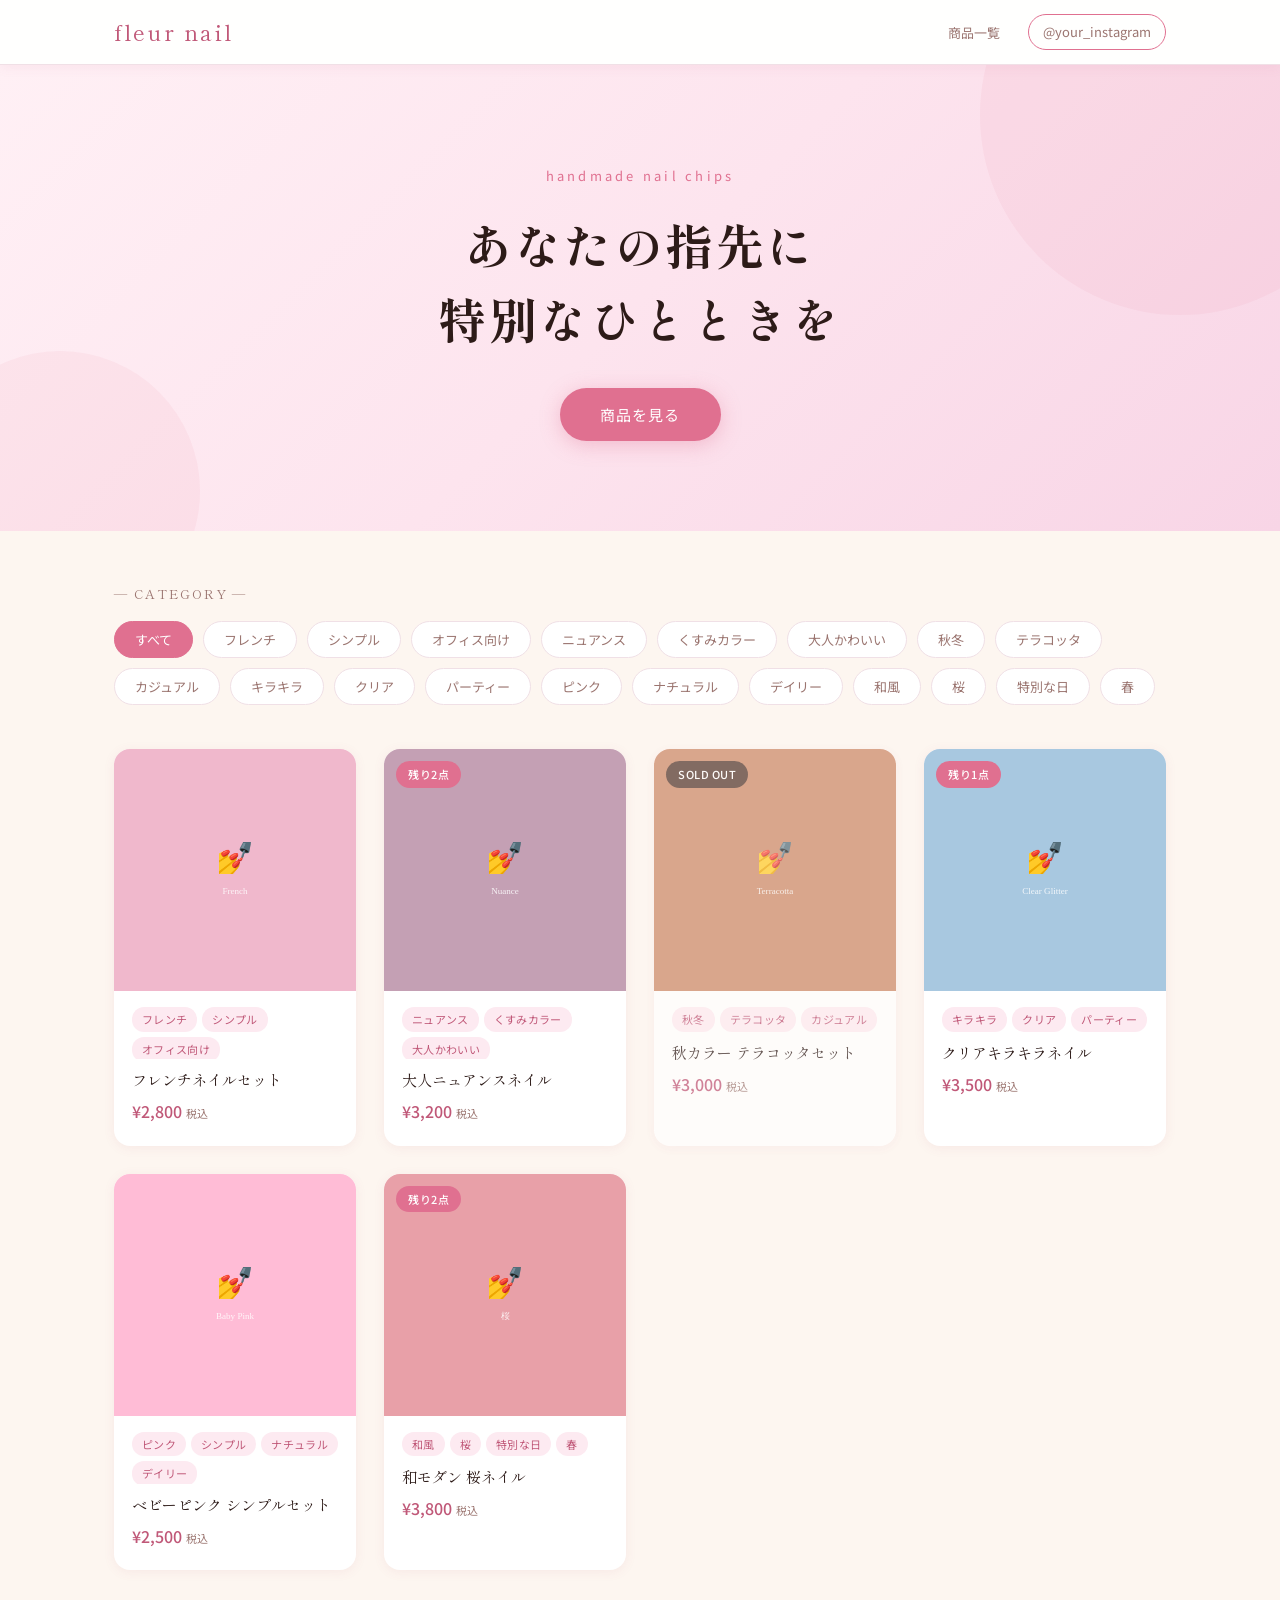
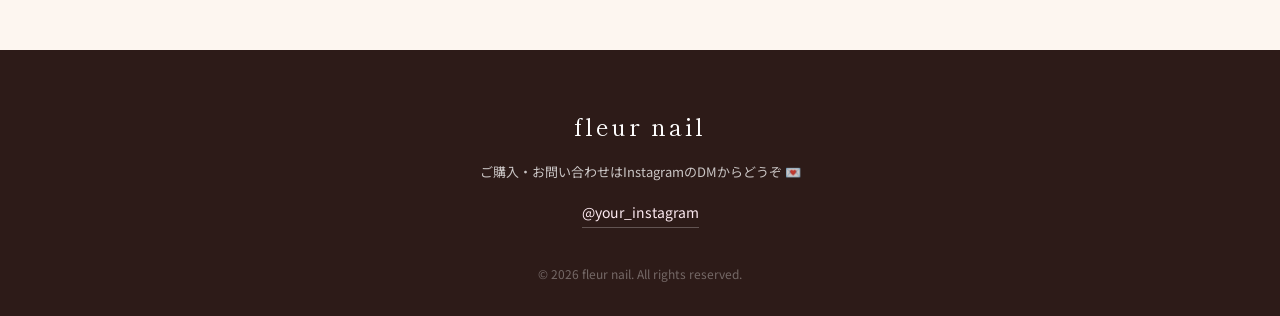
<file: index.html>
<!DOCTYPE html>
<html lang="ja">
<head>
  <meta charset="UTF-8">
  <meta name="viewport" content="width=device-width, initial-scale=1.0">
  <title>fleur nail | ハンドメイドネイルチップ</title>
  <link rel="preconnect" href="https://fonts.googleapis.com">
  <link rel="preconnect" href="https://fonts.gstatic.com" crossorigin>
  <link href="https://fonts.googleapis.com/css2?family=Shippori+Mincho:wght@400;600&family=Noto+Sans+JP:wght@300;400;500&display=swap" rel="stylesheet">
  <link rel="stylesheet" href="style.css">
</head>
<body>

  <!-- ヘッダー -->
  <header class="site-header">
    <div class="header-inner">
      <a href="index.html" class="logo shop-name">fleur nail</a>
      <nav class="header-nav">
        <span class="nav-links">
          <a href="#products">商品一覧</a>
        </span>
        <a href="https://www.instagram.com/" class="header-ig ig-link" target="_blank" rel="noopener noreferrer">
          &#x1F4F7; Instagram
        </a>
      </nav>
    </div>
  </header>

  <!-- ヒーロー -->
  <section class="hero">
    <p class="hero-sub" id="heroSub">handmade nail chips</p>
    <h1 class="hero-title" id="heroTitle">あなたの指先に<br>特別なひとときを</h1>
    <a href="#products" class="hero-btn">商品を見る</a>
  </section>

  <!-- タグフィルター -->
  <section class="filter-section" id="products">
    <div class="container">
      <p class="filter-label">— CATEGORY —</p>
      <div class="tag-filter" id="tagFilter">
        <!-- index.js が動的に生成します -->
      </div>
    </div>
  </section>

  <!-- 商品グリッド -->
  <section class="products-section">
    <div class="container">
      <div class="product-grid" id="productGrid">
        <!-- index.js が動的に生成します -->
      </div>
      <p class="empty-message" id="emptyMessage" style="display:none;">
        この条件の商品はありません
      </p>
    </div>
  </section>

  <!-- フッター -->
  <footer class="site-footer">
    <p class="footer-logo shop-name">fleur nail</p>
    <p class="footer-desc">ご購入・お問い合わせはInstagramのDMからどうぞ &#x1F48C;</p>
    <a href="https://www.instagram.com/" class="footer-ig ig-link" target="_blank" rel="noopener noreferrer">
      @your_instagram
    </a>
    <p class="footer-copy">&copy; 2026 fleur nail. All rights reserved.</p>
  </footer>

  <script src="js/store.js"></script>
  <script src="js/index.js"></script>
</body>
</html>
</file>
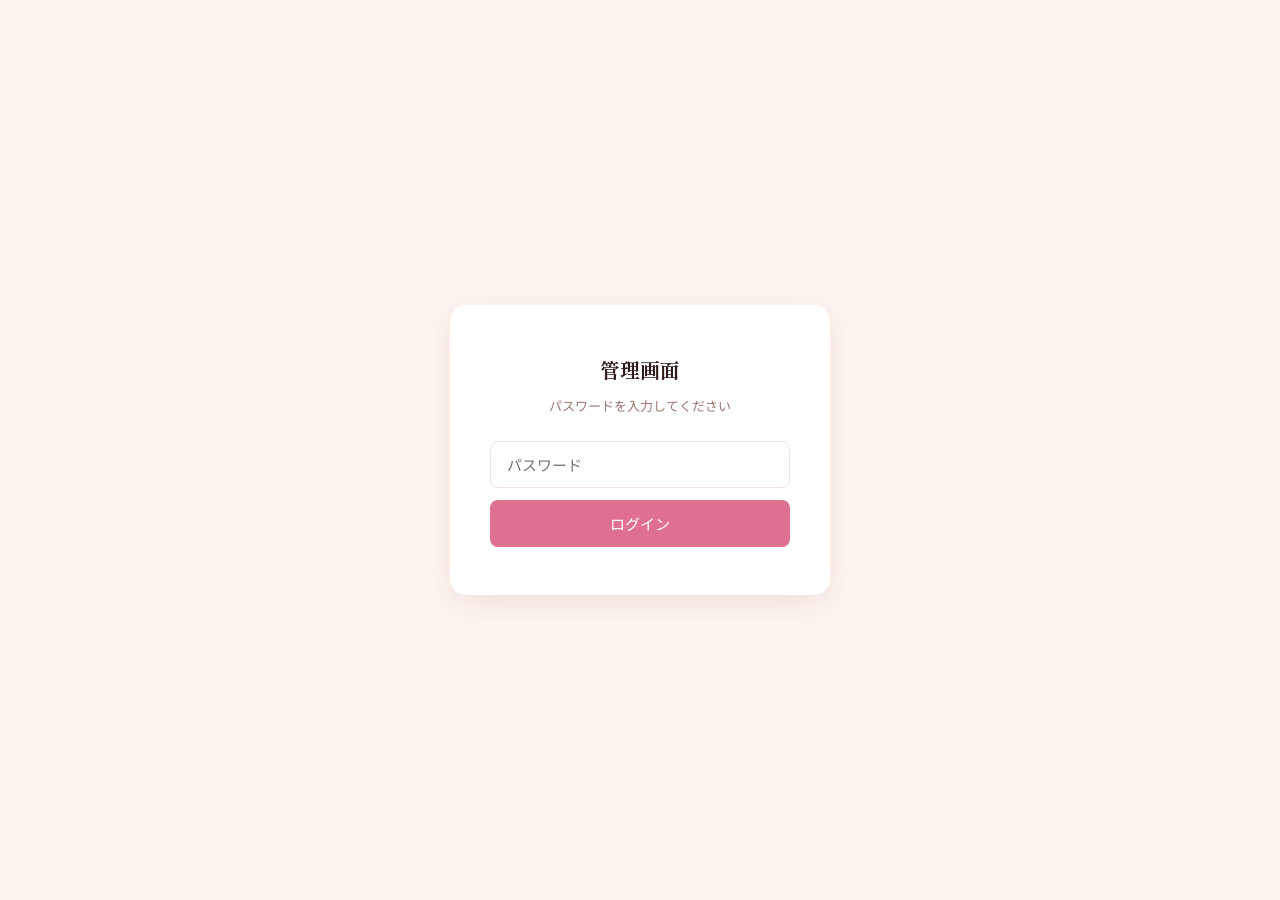
<file: admin.html>
<!DOCTYPE html>
<html lang="ja">
<head>
  <meta charset="UTF-8">
  <meta name="viewport" content="width=device-width, initial-scale=1.0">
  <title>管理画面 | fleur nail</title>
  <link rel="preconnect" href="https://fonts.googleapis.com">
  <link rel="preconnect" href="https://fonts.gstatic.com" crossorigin>
  <link href="https://fonts.googleapis.com/css2?family=Shippori+Mincho:wght@400;600&family=Noto+Sans+JP:wght@300;400;500&display=swap" rel="stylesheet">
  <link rel="stylesheet" href="style.css">
</head>
<body>

  <!-- パスワード認証画面 -->
  <div class="password-overlay" id="passwordOverlay" style="display:none;">
    <div class="password-box">
      <h2>管理画面</h2>
      <p>パスワードを入力してください</p>
      <form id="passwordForm">
        <input type="password" id="passwordInput" placeholder="パスワード" autocomplete="current-password">
        <p class="pw-error" id="passwordError">パスワードが違います</p>
        <button type="submit">ログイン</button>
      </form>
    </div>
  </div>

  <!-- 管理画面ヘッダー -->
  <header class="admin-header">
    <div class="admin-header-inner">
      <span class="admin-logo">fleur nail — 管理画面</span>
      <a href="index.html" target="_blank">サイトを確認 ↗</a>
    </div>
  </header>

  <!-- 管理画面 本体 -->
  <main class="admin-body">

    <!-- タブ -->
    <div class="tabs">
      <button class="tab-btn active" data-tab="tab-products">商品管理</button>
      <button class="tab-btn" data-tab="tab-tags">タグ管理</button>
      <button class="tab-btn" data-tab="tab-settings">ショップ設定</button>
    </div>

    <!-- ── タブ1: 商品管理 ── -->
    <div class="tab-content active" id="tab-products">
      <button class="add-btn" id="addNewBtn">
        ＋ 新しく出品する
      </button>
      <div id="productList">
        <!-- admin.js が動的に生成します -->
      </div>
    </div>

    <!-- ── タブ2: タグ管理 ── -->
    <div class="tab-content" id="tab-tags">
      <div class="settings-form">
        <h3>タグ管理</h3>
        <p style="font-size:13px; color:var(--text-sub); margin-bottom:20px;">
          タグを削除すると、そのタグを持つすべての商品からも取り除かれます。
        </p>

        <div class="tag-add-row">
          <input type="text" id="newTagName" placeholder="新しいタグ名を入力">
          <button type="button" id="addTagBtn" class="btn-save">追加</button>
        </div>

        <div class="tag-master-list" id="tagMasterList">
          <!-- admin.js が動的に生成します -->
        </div>
      </div>
    </div>

    <!-- ── タブ3: ショップ設定 ── -->
    <div class="tab-content" id="tab-settings">
      <div class="settings-form">
        <h3>ショップ設定</h3>
        <form id="settingsForm">

          <div class="form-group">
            <label>ショップ名</label>
            <input type="text" id="settingShopName" placeholder="fleur nail">
          </div>

          <div class="form-group">
            <label>InstagramのID（@なし）</label>
            <input type="text" id="settingIg" placeholder="your_instagram">
            <p class="settings-hint">例：nail_hanako_official （@はつけない）</p>
          </div>

          <div class="form-group">
            <label>トップページのキャッチコピー（改行は\nで入力）</label>
            <input type="text" id="settingHeroTitle" placeholder="あなたの指先に\n特別なひとときを">
          </div>

          <div class="form-group">
            <label>サブテキスト（英語の小さい文字）</label>
            <input type="text" id="settingHeroSub" placeholder="handmade nail chips">
          </div>

          <button type="submit" class="btn-save">設定を保存する</button>
        </form>
      </div>
    </div>

  </main>

  <!-- 出品・編集フォーム（モーダル） -->
  <div class="form-overlay" id="formOverlay">
    <div class="form-box">
      <h3 id="formTitle">新しく出品する</h3>

      <form id="productForm">

        <div class="form-group">
          <label>商品名 <span style="color:#E07090">*必須</span></label>
          <input type="text" id="fieldName" placeholder="例：フレンチネイルセット" required>
        </div>

        <div class="form-group">
          <label>価格（税込・円） <span style="color:#E07090">*必須</span></label>
          <input type="number" id="fieldPrice" placeholder="例：2800" min="0" required>
        </div>

        <div class="form-group">
          <label>在庫数 <span style="color:#E07090">*必須</span></label>
          <input type="number" id="fieldStock" placeholder="例：3" min="0" required>
          <p class="settings-hint">0にするとSOLD OUTと表示されます</p>
        </div>

        <div class="form-group">
          <label>タグ</label>
          <div class="tag-check-group" id="tagCheckGroup">
            <!-- admin.js が動的に生成します -->
          </div>
          <div class="new-tag-inline">
            <input type="text" id="newTagInForm" placeholder="新しいタグを入力して追加">
            <button type="button" id="addTagInFormBtn">＋ 追加</button>
          </div>
          <p class="settings-hint">タグ管理タブで一覧を編集できます</p>
        </div>

        <div class="form-group">
          <label>サイズ（複数選択可）</label>
          <div class="size-check-group">
            <label class="size-check-label"><input type="checkbox" class="size-check" value="XS"> XS</label>
            <label class="size-check-label"><input type="checkbox" class="size-check" value="S"> S</label>
            <label class="size-check-label"><input type="checkbox" class="size-check" value="M"> M</label>
            <label class="size-check-label"><input type="checkbox" class="size-check" value="L"> L</label>
            <label class="size-check-label"><input type="checkbox" class="size-check" value="LL"> LL</label>
            <label class="size-check-label"><input type="checkbox" class="size-check" value="フリー"> フリー</label>
            <label class="size-check-label"><input type="checkbox" class="size-check" value="オーダー"> オーダー</label>
          </div>
        </div>

        <div class="form-group">
          <label>商品説明</label>
          <textarea id="fieldDesc" placeholder="商品の説明を入力してください。&#10;改行もそのまま使えます。"></textarea>
        </div>

        <div class="form-group">
          <label>商品画像</label>
          <div class="image-upload-area">
            <label class="upload-btn" for="imageUpload">&#x1F4F7; 画像を選ぶ（複数可）</label>
            <input type="file" id="imageUpload" accept="image/*" multiple style="display:none;">
            <p class="settings-hint" style="margin-bottom:0;">1枚目がメイン画像になります。JPG・PNG・WebP対応。</p>
            <div class="image-preview-area" id="imagePreviewArea">
              <p class="upload-hint">画像をアップロードしてください（複数可）</p>
            </div>
          </div>
        </div>

        <div class="form-actions">
          <button type="submit" class="btn-primary">保存する</button>
          <button type="button" class="btn-secondary" id="cancelBtn">キャンセル</button>
        </div>

      </form>
    </div>
  </div>

  <!-- トースト通知 -->
  <div class="toast" id="toast"></div>

  <script src="js/store.js"></script>
  <script src="js/admin.js"></script>
</body>
</html>
</file>
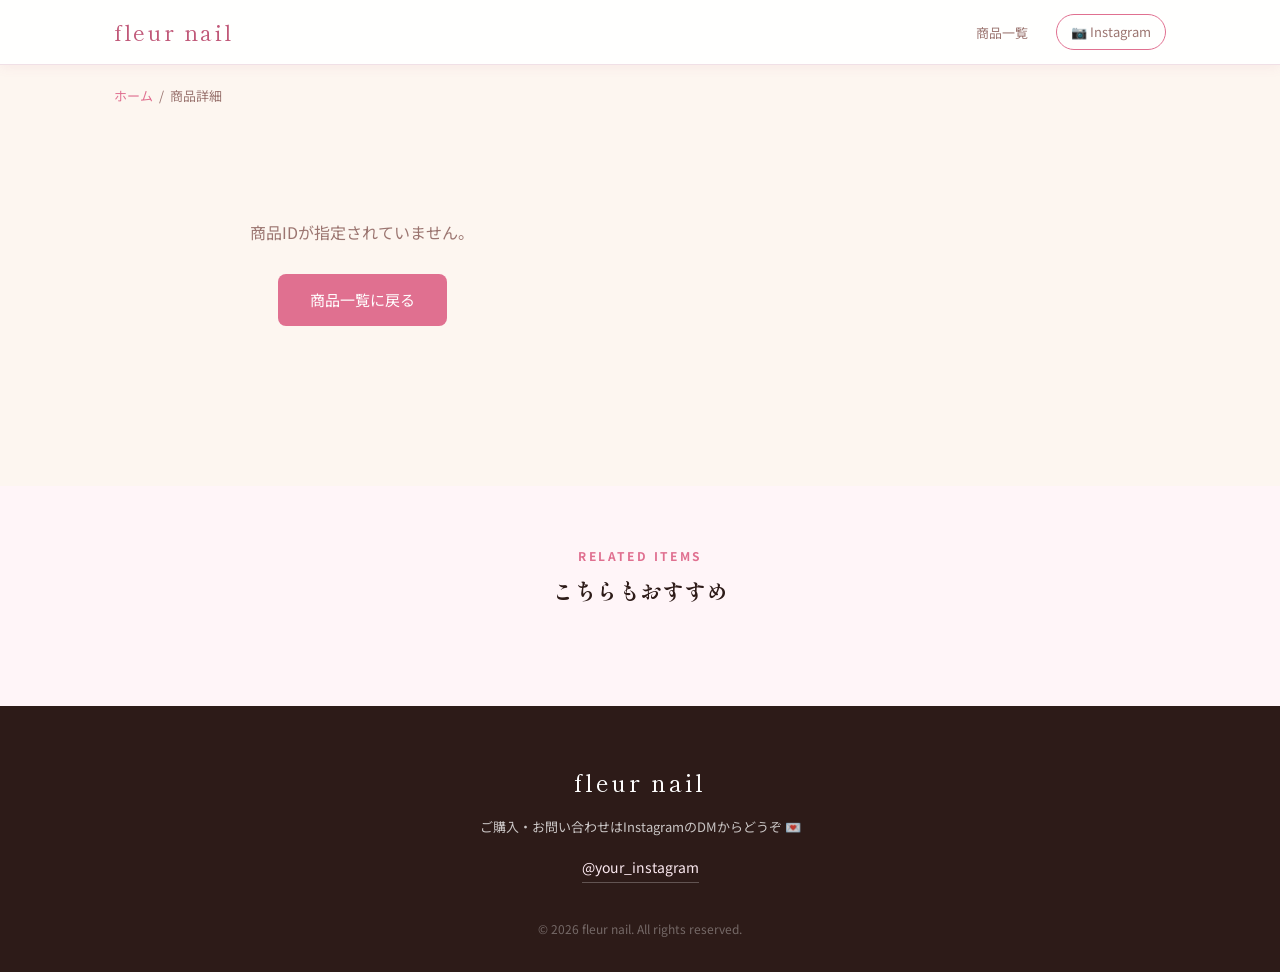
<file: product.html>
<!DOCTYPE html>
<html lang="ja">
<head>
  <meta charset="UTF-8">
  <meta name="viewport" content="width=device-width, initial-scale=1.0">
  <title>商品詳細 | fleur nail</title>
  <link rel="preconnect" href="https://fonts.googleapis.com">
  <link rel="preconnect" href="https://fonts.gstatic.com" crossorigin>
  <link href="https://fonts.googleapis.com/css2?family=Shippori+Mincho:wght@400;600&family=Noto+Sans+JP:wght@300;400;500&display=swap" rel="stylesheet">
  <link rel="stylesheet" href="style.css">
</head>
<body>

  <!-- ヘッダー -->
  <header class="site-header">
    <div class="header-inner">
      <a href="index.html" class="logo shop-name">fleur nail</a>
      <nav class="header-nav">
        <span class="nav-links">
          <a href="index.html#products">商品一覧</a>
        </span>
        <a href="https://www.instagram.com/" class="header-ig ig-link" target="_blank" rel="noopener noreferrer">
          &#x1F4F7; Instagram
        </a>
      </nav>
    </div>
  </header>

  <!-- パンくずリスト -->
  <nav class="breadcrumb container">
    <a href="index.html">ホーム</a> &nbsp;/&nbsp; <span id="productName">商品詳細</span>
  </nav>

  <!-- 商品詳細 -->
  <main class="detail-wrap">

    <!-- 左：画像エリア -->
    <div class="detail-images">
      <div class="main-image-wrap">
        <img id="mainImage" src="" alt="商品画像">
      </div>
      <div class="thumbnails" id="thumbnails">
        <!-- product.js が動的に生成します -->
      </div>
    </div>

    <!-- 右：情報エリア -->
    <div class="detail-info">
      <div class="detail-tags" id="productTags">
        <!-- product.js が動的に生成します -->
      </div>

      <h1 class="detail-name" id="productName">読み込み中...</h1>
      <p class="detail-price" id="productPrice"></p>
      <div id="stockStatus"></div>

      <hr class="divider">

      <p class="detail-desc" id="productDesc"></p>

      <!-- サイズ選択 -->
      <div id="sizeWrap">
        <p class="size-label">サイズを選択</p>
        <div class="size-options" id="sizeOptions">
          <!-- product.js が動的に生成します -->
        </div>
      </div>

      <!-- Instagramお問い合わせボタン -->
      <a class="btn-dm" id="dmButton" href="#" target="_blank" rel="noopener noreferrer">
        Instagramでお問い合わせ &#x1F48C;
      </a>
      <p class="note-text">InstagramのDMにてサイズ・在庫確認後にご注文いただけます</p>
    </div>

  </main>

  <!-- 関連商品 -->
  <section class="related-section" id="relatedSection">
    <div class="container">
      <h2 class="section-title">
        <span>RELATED ITEMS</span>
        こちらもおすすめ
      </h2>
      <div class="product-grid" id="relatedGrid">
        <!-- product.js が動的に生成します -->
      </div>
    </div>
  </section>

  <!-- フッター -->
  <footer class="site-footer">
    <p class="footer-logo shop-name">fleur nail</p>
    <p class="footer-desc">ご購入・お問い合わせはInstagramのDMからどうぞ &#x1F48C;</p>
    <a href="https://www.instagram.com/" class="footer-ig ig-link" target="_blank" rel="noopener noreferrer">
      @your_instagram
    </a>
    <p class="footer-copy">&copy; 2026 fleur nail. All rights reserved.</p>
  </footer>

  <script src="js/store.js"></script>
  <script src="js/product.js"></script>
</body>
</html>
</file>
<file: style.css>
/* ============================================
   style.css - fleur nail
   ============================================ */

/* ── CSS変数（色・フォント・サイズなど） ── */
:root {
  --bg: #FDF6F0;
  --white: #FFFFFF;
  --rose: #E07090;
  --rose-dark: #C05878;
  --rose-light: #FDEAF1;
  --rose-pale: #FFF5F8;
  --text: #2D1B18;
  --text-sub: #9B7570;
  --border: #F0E0E6;
  --shadow-sm: 0 2px 12px rgba(180, 80, 110, 0.08);
  --shadow-md: 0 8px 32px rgba(180, 80, 110, 0.14);
  --radius: 16px;
  --radius-sm: 8px;
  --transition: 0.22s ease;
  --font-serif: 'Shippori Mincho', 'ヒラギノ明朝 ProN', serif;
  --font-sans: 'Noto Sans JP', 'ヒラギノ角ゴ ProN', sans-serif;
}

/* ── リセット ── */
*, *::before, *::after { box-sizing: border-box; margin: 0; padding: 0; }
html { scroll-behavior: smooth; }
body { font-family: var(--font-sans); background: var(--bg); color: var(--text); line-height: 1.7; font-size: 15px; }
a { color: inherit; text-decoration: none; }
img { display: block; width: 100%; height: 100%; object-fit: cover; }
button { cursor: pointer; font-family: inherit; }

/* ── コンテナ ── */
.container { max-width: 1100px; margin: 0 auto; padding: 0 24px; }

/* ============================================
   ヘッダー
   ============================================ */
.site-header {
  position: sticky; top: 0; z-index: 100;
  background: rgba(255,255,255,0.92);
  backdrop-filter: blur(8px);
  border-bottom: 1px solid var(--border);
  box-shadow: var(--shadow-sm);
}
.header-inner {
  display: flex; align-items: center; justify-content: space-between;
  max-width: 1100px; margin: 0 auto; padding: 0 24px; height: 64px;
}
.logo {
  font-family: var(--font-serif); font-size: 22px; letter-spacing: 0.1em;
  color: var(--rose-dark);
}
.header-nav { display: flex; align-items: center; gap: 28px; }
.header-nav a { font-size: 13px; color: var(--text-sub); transition: color var(--transition); }
.header-nav a:hover { color: var(--rose); }
.header-ig {
  display: flex; align-items: center; gap: 6px;
  font-size: 13px; color: var(--rose); border: 1px solid var(--rose);
  padding: 6px 14px; border-radius: 20px; transition: all var(--transition);
}
.header-ig:hover { background: var(--rose); color: var(--white); }

/* ============================================
   ヒーローセクション
   ============================================ */
.hero {
  background: linear-gradient(135deg, #FFF0F5 0%, #FDE4EE 50%, #F8D5E6 100%);
  padding: 100px 24px 90px;
  text-align: center;
  position: relative; overflow: hidden;
}
/* 装飾用の円 */
.hero::before, .hero::after {
  content: ''; position: absolute; border-radius: 50%;
  background: rgba(224, 112, 144, 0.08);
}
.hero::before { width: 400px; height: 400px; top: -150px; right: -100px; }
.hero::after  { width: 280px; height: 280px; bottom: -100px; left: -80px; }

.hero-sub { font-size: 13px; letter-spacing: 0.25em; color: var(--rose); margin-bottom: 20px; text-transform: lowercase; }
.hero-title {
  font-family: var(--font-serif); font-size: clamp(28px, 5vw, 48px);
  line-height: 1.55; color: var(--text); margin-bottom: 32px; letter-spacing: 0.05em;
}
.hero-btn {
  display: inline-block; background: var(--rose); color: var(--white);
  padding: 14px 40px; border-radius: 40px; font-size: 15px; letter-spacing: 0.08em;
  transition: all var(--transition); box-shadow: 0 4px 20px rgba(224,112,144,0.35);
}
.hero-btn:hover { background: var(--rose-dark); transform: translateY(-2px); box-shadow: 0 8px 28px rgba(192,88,120,0.4); }

/* ============================================
   タグフィルター
   ============================================ */
.filter-section { padding: 52px 24px 20px; }
.filter-label { font-family: var(--font-serif); font-size: 13px; color: var(--text-sub); margin-bottom: 16px; letter-spacing: 0.15em; }
.tag-filter { display: flex; flex-wrap: wrap; gap: 10px; }
.tag-btn {
  padding: 8px 20px; border-radius: 20px;
  border: 1.5px solid var(--border); background: var(--white);
  font-size: 13px; color: var(--text-sub); transition: all var(--transition);
}
.tag-btn:hover { border-color: var(--rose); color: var(--rose); }
.tag-btn.active { background: var(--rose); border-color: var(--rose); color: var(--white); }

/* ============================================
   商品グリッド
   ============================================ */
.products-section { padding: 24px 24px 80px; }
.product-grid {
  display: grid;
  grid-template-columns: repeat(auto-fill, minmax(240px, 1fr));
  gap: 28px;
}

/* ── 商品カード ── */
.product-card {
  display: block; background: var(--white); border-radius: var(--radius);
  overflow: hidden; transition: transform var(--transition), box-shadow var(--transition);
  box-shadow: var(--shadow-sm);
}
.product-card:hover { transform: translateY(-5px); box-shadow: var(--shadow-md); }
.product-card.is-sold-out { opacity: 0.72; }

.card-image { position: relative; aspect-ratio: 1; overflow: hidden; background: var(--rose-pale); }
.card-image img { transition: transform 0.35s ease; }
.product-card:hover .card-image img { transform: scale(1.04); }

.no-image { display: flex; align-items: center; justify-content: center; height: 100%; font-size: 48px; }

/* バッジ（SOLD OUT / 残りわずか） */
.badge { position: absolute; top: 12px; left: 12px; padding: 4px 12px; border-radius: 20px; font-size: 11px; font-weight: 500; letter-spacing: 0.05em; }
.sold-out-badge { background: rgba(45, 27, 24, 0.75); color: var(--white); }
.low-stock-badge { background: var(--rose); color: var(--white); }

.card-body { padding: 16px 18px 20px; }
.card-tags { display: flex; flex-wrap: wrap; gap: 5px; margin-bottom: 10px; overflow: hidden; max-height: 52px; }
.tag-chip {
  display: inline-block; padding: 3px 10px; border-radius: 12px;
  background: var(--rose-light); color: var(--rose-dark);
  font-size: 11px; letter-spacing: 0.03em; white-space: nowrap;
}
.tag-chip.clickable:hover { background: var(--rose); color: var(--white); cursor: pointer; }
.card-name { font-family: var(--font-serif); font-size: 15px; margin-bottom: 8px; line-height: 1.4; }
.card-price { font-size: 16px; font-weight: 500; color: var(--rose-dark); }
.tax { font-size: 11px; color: var(--text-sub); font-weight: 400; }

/* 空メッセージ */
.empty-message { text-align: center; padding: 60px 0; color: var(--text-sub); font-size: 15px; }

/* ============================================
   商品詳細ページ
   ============================================ */
.breadcrumb { padding: 20px 24px 0; max-width: 1100px; margin: 0 auto; font-size: 13px; color: var(--text-sub); }
.breadcrumb a { color: var(--rose); }
.breadcrumb a:hover { text-decoration: underline; }

.detail-wrap {
  max-width: 1100px; margin: 0 auto; padding: 32px 24px 80px;
  display: grid; grid-template-columns: 1fr 1fr; gap: 60px; align-items: start;
}

/* 画像エリア */
.detail-images {}
.main-image-wrap { aspect-ratio: 1; border-radius: var(--radius); overflow: hidden; background: var(--rose-pale); }
.main-image-wrap img { width: 100%; height: 100%; object-fit: cover; }
.thumbnails { display: flex; gap: 10px; margin-top: 14px; }
.thumb { width: 72px; height: 72px; border-radius: 10px; overflow: hidden; cursor: pointer; border: 2.5px solid transparent; flex-shrink: 0; }
.thumb img { width: 100%; height: 100%; object-fit: cover; }
.thumb.active { border-color: var(--rose); }
.thumb:hover { border-color: var(--rose-dark); }

/* 詳細情報エリア */
.detail-info { position: sticky; top: 90px; }
.detail-tags { display: flex; flex-wrap: wrap; gap: 7px; margin-bottom: 18px; }
.detail-name { font-family: var(--font-serif); font-size: clamp(22px, 3vw, 30px); line-height: 1.4; margin-bottom: 16px; }
.detail-price { font-size: 24px; font-weight: 500; color: var(--rose-dark); margin-bottom: 12px; }
.stock-label { display: inline-block; padding: 4px 14px; border-radius: 20px; font-size: 13px; margin-bottom: 20px; }
.stock-label.in-stock  { background: #E8F5E9; color: #388E3C; }
.stock-label.low-stock { background: var(--rose-light); color: var(--rose-dark); }
.stock-label.sold-out  { background: #F5F5F5; color: #9E9E9E; }

.divider { border: none; border-top: 1px solid var(--border); margin: 24px 0; }

.detail-desc { font-size: 14px; line-height: 1.9; color: var(--text-sub); margin-bottom: 28px; }

.size-label { font-size: 13px; color: var(--text-sub); margin-bottom: 12px; }
.size-options { display: flex; flex-wrap: wrap; gap: 10px; margin-bottom: 32px; }
.size-btn {
  min-width: 52px; padding: 8px 14px; border-radius: var(--radius-sm);
  border: 1.5px solid var(--border); background: var(--white);
  font-size: 14px; color: var(--text); transition: all var(--transition);
}
.size-btn:hover { border-color: var(--rose); color: var(--rose); }
.size-btn.selected { background: var(--rose); border-color: var(--rose); color: var(--white); }

/* Instagramお問い合わせボタン */
.btn-dm {
  display: flex; align-items: center; justify-content: center;
  width: 100%; padding: 16px; border-radius: 40px;
  background: linear-gradient(135deg, #f09433, #e6683c, #dc2743, #cc2366, #bc1888);
  color: var(--white); font-size: 15px; letter-spacing: 0.06em;
  transition: opacity var(--transition), transform var(--transition);
  box-shadow: 0 4px 20px rgba(220, 39, 67, 0.3);
}
.btn-dm:hover { opacity: 0.88; transform: translateY(-2px); }
.btn-dm.disabled { background: #ccc; box-shadow: none; cursor: not-allowed; pointer-events: none; }

.note-text { font-size: 12px; color: var(--text-sub); text-align: center; margin-top: 12px; }

/* 関連商品 */
.related-section { background: var(--rose-pale); padding: 60px 24px; }
.section-title { font-family: var(--font-serif); font-size: 22px; text-align: center; margin-bottom: 36px; }
.section-title span { display: block; font-size: 12px; letter-spacing: 0.2em; color: var(--rose); margin-bottom: 6px; font-family: var(--font-sans); }

/* エラー */
.error-box { text-align: center; padding: 80px 24px; color: var(--text-sub); }
.error-box p { margin-bottom: 28px; font-size: 16px; }

/* ============================================
   管理画面
   ============================================ */
.admin-header { background: var(--white); padding: 0 24px; border-bottom: 1px solid var(--border); }
.admin-header-inner { display: flex; align-items: center; justify-content: space-between; height: 60px; max-width: 900px; margin: 0 auto; }
.admin-logo { font-family: var(--font-serif); color: var(--rose-dark); font-size: 18px; }
.admin-header a { font-size: 13px; color: var(--rose); }

.admin-body { max-width: 900px; margin: 0 auto; padding: 32px 24px 80px; }

/* タブ */
.tabs { display: flex; gap: 0; border-bottom: 2px solid var(--border); margin-bottom: 32px; }
.tab-btn {
  padding: 12px 24px; background: none; border: none;
  font-size: 14px; color: var(--text-sub); border-bottom: 2px solid transparent; margin-bottom: -2px;
  transition: all var(--transition);
}
.tab-btn.active { color: var(--rose); border-bottom-color: var(--rose); font-weight: 500; }
.tab-content { display: none; }
.tab-content.active { display: block; }

/* 出品ボタン */
.add-btn {
  display: flex; align-items: center; gap: 8px;
  background: var(--rose); color: var(--white);
  border: none; padding: 12px 24px; border-radius: 8px;
  font-size: 14px; margin-bottom: 24px; transition: background var(--transition);
}
.add-btn:hover { background: var(--rose-dark); }

/* 商品行 */
.admin-product-row {
  display: flex; align-items: center; gap: 18px;
  background: var(--white); border-radius: var(--radius-sm);
  padding: 16px; margin-bottom: 12px; box-shadow: var(--shadow-sm);
}
.admin-thumb { width: 72px; height: 72px; border-radius: 10px; overflow: hidden; flex-shrink: 0; background: var(--rose-pale); }
.admin-thumb img { width: 100%; height: 100%; object-fit: cover; }
.no-image-sm { display: flex; align-items: center; justify-content: center; height: 100%; font-size: 28px; }
.admin-info { flex: 1; min-width: 0; }
.admin-product-name { font-family: var(--font-serif); font-size: 15px; margin-bottom: 4px; }
.admin-product-meta { font-size: 13px; color: var(--text-sub); margin-bottom: 6px; }
.admin-tags { display: flex; flex-wrap: wrap; gap: 5px; }
.admin-actions { display: flex; flex-direction: column; gap: 8px; flex-shrink: 0; }
.btn-edit, .btn-delete {
  padding: 7px 16px; border-radius: 6px; border: none; font-size: 13px; transition: all var(--transition);
}
.btn-edit   { background: var(--rose-light); color: var(--rose-dark); }
.btn-edit:hover { background: var(--rose); color: var(--white); }
.btn-delete { background: #FFF0F0; color: #C0392B; }
.btn-delete:hover { background: #C0392B; color: var(--white); }
.sold-out-text { color: #C0392B; }
.empty-msg { text-align: center; padding: 40px; color: var(--text-sub); }

/* パスワードオーバーレイ */
.password-overlay {
  position: fixed; inset: 0; background: var(--bg);
  display: flex; align-items: center; justify-content: center; z-index: 999;
}
.password-box {
  background: var(--white); border-radius: var(--radius);
  padding: 48px 40px; text-align: center; width: 100%; max-width: 380px;
  box-shadow: var(--shadow-md);
}
.password-box h2 { font-family: var(--font-serif); font-size: 20px; margin-bottom: 8px; }
.password-box p  { font-size: 13px; color: var(--text-sub); margin-bottom: 24px; }
.password-box input {
  width: 100%; padding: 12px 16px; border: 1.5px solid var(--border);
  border-radius: var(--radius-sm); font-size: 15px; margin-bottom: 12px;
  outline: none; font-family: inherit; transition: border-color var(--transition);
}
.password-box input:focus { border-color: var(--rose); }
.password-box button {
  width: 100%; padding: 13px; background: var(--rose); color: var(--white);
  border: none; border-radius: var(--radius-sm); font-size: 15px; transition: background var(--transition);
}
.password-box button:hover { background: var(--rose-dark); }
.pw-error { color: #C0392B; font-size: 13px; margin-top: 4px; display: none; }

/* フォームオーバーレイ */
.form-overlay {
  position: fixed; inset: 0; background: rgba(0,0,0,0.45);
  display: none; align-items: flex-start; justify-content: center;
  z-index: 200; padding: 24px; overflow-y: auto;
}
.form-box {
  background: var(--white); border-radius: var(--radius);
  width: 100%; max-width: 600px; padding: 36px;
  margin: auto;
}
.form-box h3 { font-family: var(--font-serif); font-size: 20px; margin-bottom: 28px; }

.form-group { margin-bottom: 20px; }
.form-group label { display: block; font-size: 13px; color: var(--text-sub); margin-bottom: 6px; }
.form-group input,
.form-group textarea,
.form-group select {
  width: 100%; padding: 11px 14px; border: 1.5px solid var(--border);
  border-radius: var(--radius-sm); font-size: 14px; font-family: inherit;
  outline: none; transition: border-color var(--transition); background: var(--white); color: var(--text);
}
.form-group input:focus,
.form-group textarea:focus { border-color: var(--rose); }
.form-group textarea { min-height: 100px; resize: vertical; }

.size-check-group { display: flex; flex-wrap: wrap; gap: 12px; }
.size-check-label { display: flex; align-items: center; gap: 6px; font-size: 14px; cursor: pointer; }
.size-check-label input[type="checkbox"] { accent-color: var(--rose); width: 16px; height: 16px; }

/* 画像アップロード */
.image-upload-area { border: 2px dashed var(--border); border-radius: var(--radius-sm); padding: 20px; }
.upload-hint { text-align: center; color: var(--text-sub); font-size: 13px; }
.upload-btn {
  display: inline-block; padding: 9px 20px; border: 1.5px solid var(--rose);
  border-radius: 6px; color: var(--rose); font-size: 13px; cursor: pointer;
  transition: all var(--transition); margin-bottom: 14px;
}
.upload-btn:hover { background: var(--rose); color: var(--white); }
.image-preview-area { display: flex; flex-wrap: wrap; gap: 10px; margin-top: 14px; }
.preview-thumb { position: relative; width: 80px; height: 80px; border-radius: 8px; overflow: hidden; flex-shrink: 0; }
.preview-thumb img { width: 100%; height: 100%; object-fit: cover; }
.remove-img {
  position: absolute; top: 2px; right: 2px; width: 20px; height: 20px;
  background: rgba(0,0,0,0.55); color: white; border: none; border-radius: 50%;
  font-size: 12px; line-height: 1; display: flex; align-items: center; justify-content: center;
}
.main-badge {
  position: absolute; bottom: 0; left: 0; right: 0;
  background: rgba(224,112,144,0.85); color: white; font-size: 10px; text-align: center; padding: 2px;
}

.form-actions { display: flex; gap: 12px; margin-top: 28px; }
.btn-primary {
  flex: 1; padding: 13px; background: var(--rose); color: var(--white);
  border: none; border-radius: 8px; font-size: 15px; transition: background var(--transition);
}
.btn-primary:hover { background: var(--rose-dark); }
.btn-secondary {
  padding: 13px 24px; background: var(--white); color: var(--text-sub);
  border: 1.5px solid var(--border); border-radius: 8px; font-size: 15px; transition: all var(--transition);
}
.btn-secondary:hover { border-color: var(--text-sub); }

/* 設定フォーム */
.settings-form { background: var(--white); border-radius: var(--radius); padding: 32px; box-shadow: var(--shadow-sm); }
.settings-form h3 { font-family: var(--font-serif); font-size: 18px; margin-bottom: 24px; }
.settings-hint { font-size: 12px; color: var(--text-sub); margin-top: 4px; }
.btn-save {
  display: inline-block; padding: 12px 32px; background: var(--rose); color: var(--white);
  border: none; border-radius: 8px; font-size: 15px; margin-top: 8px; transition: background var(--transition);
}
.btn-save:hover { background: var(--rose-dark); }

/* タグ管理 */
.tag-add-row { display: flex; gap: 10px; margin-bottom: 24px; }
.tag-add-row input { flex: 1; padding: 11px 14px; border: 1.5px solid var(--border); border-radius: var(--radius-sm); font-size: 14px; font-family: inherit; outline: none; transition: border-color var(--transition); }
.tag-add-row input:focus { border-color: var(--rose); }
.tag-master-list { display: flex; flex-wrap: wrap; gap: 10px; }
.tag-master-item {
  display: flex; align-items: center; gap: 6px;
  padding: 7px 14px; background: var(--rose-light); border-radius: 20px;
}
.tag-master-item span { font-size: 14px; color: var(--rose-dark); }
.tag-master-item button {
  width: 20px; height: 20px; border-radius: 50%; border: none;
  background: var(--rose); color: white; font-size: 12px; line-height: 1;
  display: flex; align-items: center; justify-content: center; transition: background var(--transition);
}
.tag-master-item button:hover { background: var(--rose-dark); }

/* フォーム内タグチェックボックス */
.tag-check-group { display: flex; flex-wrap: wrap; gap: 8px; margin-bottom: 10px; }
.tag-check-label {
  display: flex; align-items: center; gap: 5px;
  padding: 6px 14px; border-radius: 20px; border: 1.5px solid var(--border);
  font-size: 13px; cursor: pointer; transition: all var(--transition); user-select: none;
}
.tag-check-label:hover { border-color: var(--rose); color: var(--rose); }
.tag-check-label input[type="checkbox"] { display: none; }
.tag-check-label.checked { background: var(--rose); border-color: var(--rose); color: white; }
.new-tag-inline { display: flex; gap: 8px; margin-top: 8px; }
.new-tag-inline input { flex: 1; padding: 8px 12px; border: 1.5px solid var(--border); border-radius: var(--radius-sm); font-size: 13px; font-family: inherit; outline: none; transition: border-color var(--transition); }
.new-tag-inline input:focus { border-color: var(--rose); }
.new-tag-inline button { padding: 8px 16px; background: var(--rose-light); color: var(--rose-dark); border: 1.5px solid var(--rose-light); border-radius: var(--radius-sm); font-size: 13px; transition: all var(--transition); }
.new-tag-inline button:hover { background: var(--rose); color: white; border-color: var(--rose); }

/* トースト通知 */
.toast {
  position: fixed; bottom: 24px; right: 24px;
  background: var(--text); color: var(--white);
  padding: 12px 24px; border-radius: 8px; font-size: 14px;
  opacity: 0; transform: translateY(8px); transition: all 0.3s ease;
  pointer-events: none; z-index: 999;
}
.toast.show { opacity: 1; transform: translateY(0); }

/* ============================================
   フッター
   ============================================ */
.site-footer {
  background: var(--text); color: rgba(255,255,255,0.75);
  padding: 56px 24px 32px; text-align: center;
}
.footer-logo { font-family: var(--font-serif); font-size: 24px; color: var(--white); margin-bottom: 14px; letter-spacing: 0.12em; }
.footer-desc { font-size: 13px; margin-bottom: 16px; }
.footer-ig {
  display: inline-flex; align-items: center; gap: 6px;
  color: var(--rose-light); font-size: 14px; border-bottom: 1px solid rgba(255,255,255,0.25);
  padding-bottom: 2px; margin-bottom: 36px; transition: color var(--transition);
}
.footer-ig:hover { color: var(--white); }
.footer-copy { font-size: 12px; opacity: 0.45; }

/* ============================================
   共通のボタン（btn-primary を <a> で使う場合）
   ============================================ */
a.btn-primary {
  display: inline-block; padding: 13px 32px;
  background: var(--rose); color: var(--white);
  border-radius: 8px; font-size: 15px;
  transition: background var(--transition);
}
a.btn-primary:hover { background: var(--rose-dark); }

/* ============================================
   レスポンシブ（スマホ対応）
   ============================================ */
@media (max-width: 768px) {
  .header-nav .nav-links { display: none; }

  .hero { padding: 70px 20px 60px; }

  .detail-wrap {
    grid-template-columns: 1fr;
    gap: 32px;
    padding: 24px 16px 60px;
  }
  .detail-info { position: static; }

  .product-grid { grid-template-columns: repeat(2, 1fr); gap: 16px; }

  .admin-product-row { flex-wrap: wrap; }
  .admin-actions { flex-direction: row; width: 100%; }

  .form-box { padding: 24px 20px; }
}

@media (max-width: 480px) {
  .product-grid { grid-template-columns: repeat(2, 1fr); gap: 12px; }
  .card-body { padding: 12px 14px 16px; }
  .card-name { font-size: 13px; }
  .card-price { font-size: 14px; }
}
</file>
